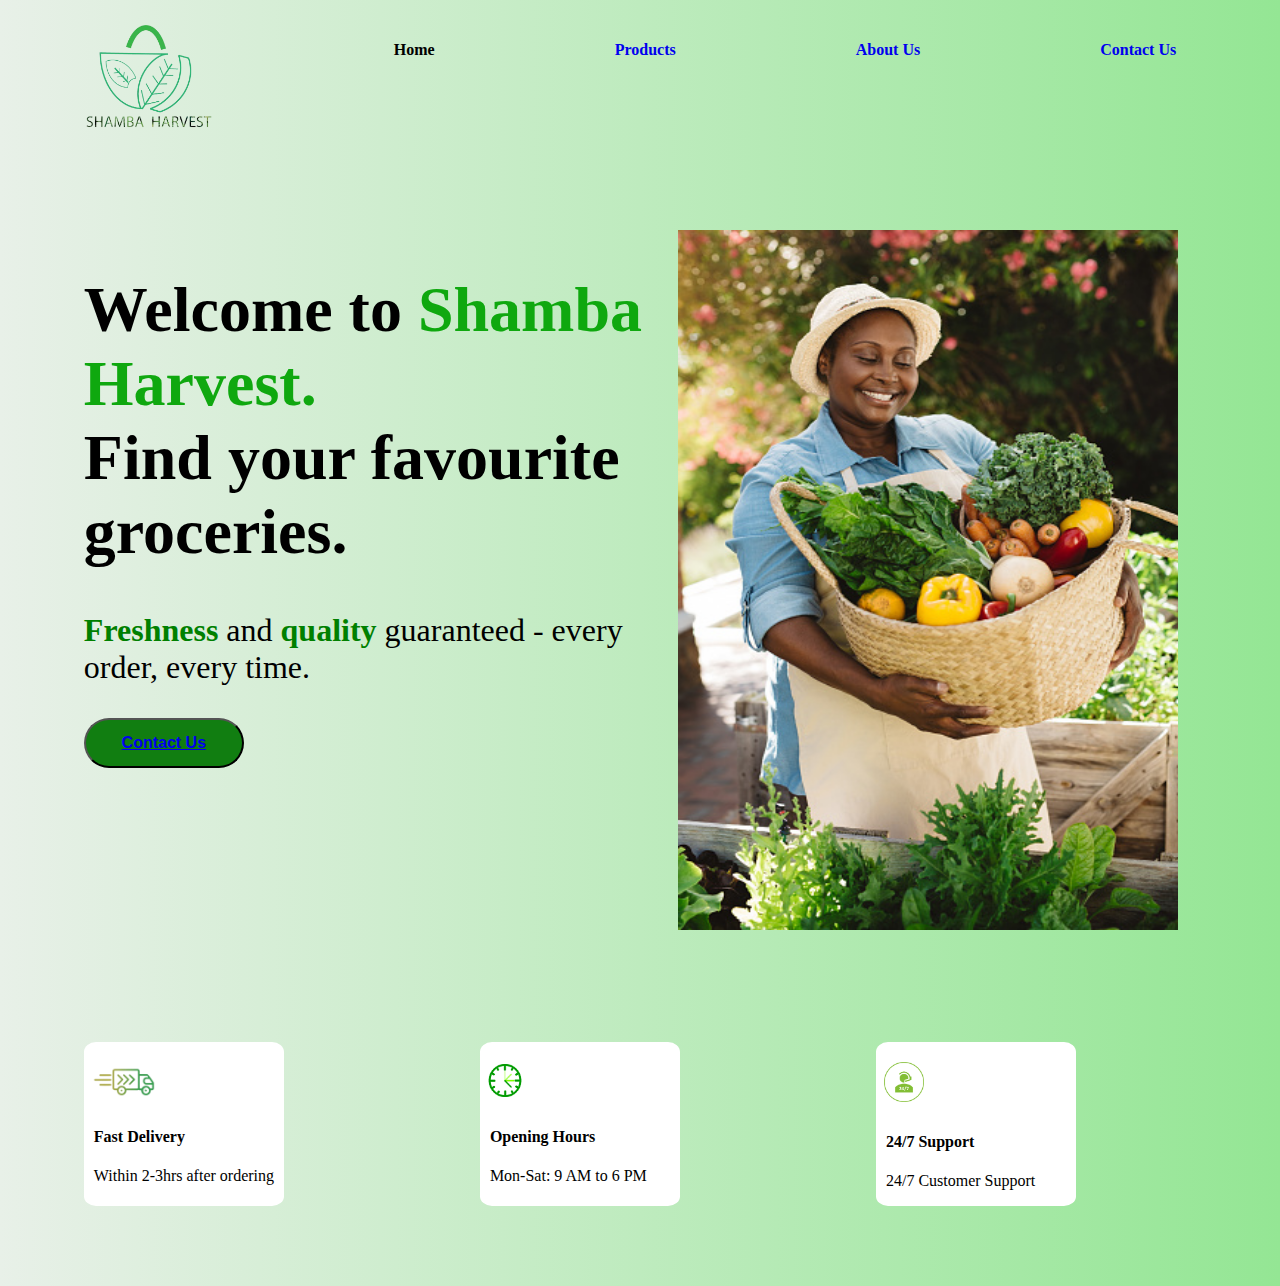
<file: Mama-Mboga-Home/index.html>
<!DOCTYPE html>
<html lang="en">
<head>
    <meta charset="UTF-8">
    <meta http-equiv="X-UA-Compatible" content="IE=edge">
    <meta name="viewport" content="width=device-width, initial-scale=1.0">
    <title>Document</title>
    <link rel="stylesheet" href="styles.css">
</head>
<body>

    <section id="Home">

<div class="nav">
    <img id="logo" src="images/Mama_mboga_logo2.png">
    <p>Home</p>
    <p><a href="#Products"> Products</a></p>
    <p><a href="#AboutUs"> About Us</a></p>
    <p><a href="#ContactUs"> Contact Us</a></p>
</div>

<br><br>
<br><br>

<div class="welcome">
    <div id="wel">
    <h1>Welcome to <span id="shamba">Shamba Harvest.</span> <br> Find your favourite groceries.</h1>
     <p> <span id="fresh"> Freshness</span> and <span id="fresh"> quality</span> guaranteed - every order, every time.</p>
     <button id="button1"> <a href="#ContactUs"> Contact Us</a></button>
    </div>

    <div>
        <img id="mama" src="images/woman-holding-vegetables.jpg">
    </div>

</div>
<br><br>
<br><br>
<br><br>

<div class="fast">

    <div id="delivery">
        <img id="track" src="images/delivery-truck2.png">
        <h4>Fast Delivery</h4>
        <p>Within 2-3hrs after ordering</p>
    </div>

    <div id="delivery"> 
        <img id="clock" src="images/clock.png">
        <h4>Opening Hours</h4>
       <p> Mon-Sat: 9 AM to 6 PM </p>
    </div>

    <div id="delivery">
        <img id="support" src="images/support.png">
        <h4>24/7 Support</h4>
        <p>24/7 Customer Support
    </div>

</div>

<br><br>
<br><br>



    </section>














    
</body>
</html>
</file>
<file: Mama-Mboga-Home/styles.css>
#logo{
    width: 130px;
    margin-left: 6%;
    
}

body{

    background-image: linear-gradient(to right, rgb(232, 240, 232), rgb(148, 230, 148));
    
    
}

.nav{
    display: flex;
    margin-top: 2%;
}

.nav p{
    padding-left: 180px;
    font-weight: bold;
   
}

.welcome{
    display: grid;
    grid-template-columns: repeat(2,2fr);
    margin-left: 6%;
}

#mama{
    width: 500px;
    height: 700px;
}

.fast{
    display: grid;
    grid-template-columns: repeat(3,3fr);
    margin-left: 6%;
}

#button1{
    width: 160px;
    height: 50px;
    background-color: rgb(17, 126, 17);
    color: black;
    font-weight: bold;
    font-family: 'Trebuchet MS', 'Lucida Sans Unicode', 'Lucida Grande', 'Lucida Sans', Arial, sans-serif;
    border-radius: 30px;
    font-size: 0.5em;
    border-color: black;
    
}

.button1 a{
    text-decoration: none;
}

#shamba{
    color: rgb(15, 168, 15);
    
}

#fresh{
    color: green;
    font-weight: bold;
}

#wel{
    font-size: 2em;
}

#delivery{
    border-style: hidden;
    width: 200px;
    background-color: white;
    border-radius: 6%;
}


#track{
    width: 80px;
    
}

#clock{
    width: 50px;
    margin-top: 11%;
    padding-bottom: 25px;
    
}


#support{
    width: 40px;
    margin-top: 10%;
    padding-bottom: 25px;
    margin-left: 4%;
}

#delivery h4{
    margin-top: 1%;
    margin-left: 5%;
}

#delivery p{
    margin-left: 5%;
}



.nav a{
    text-decoration: none;
}



@media(max-width:800px){

 
    .nav{
        display: grid;
    
    
    }

    .nav p{
        margin-left: -40%;
    }

   

    #wel{
        font-size: 0.6em;
    }

    #button1{
        width: 50px;
         height: 20px;
        border-radius: 15%; 
       }

    .welcome{
        display: grid;
        grid-template-columns: repeat(1,2fr);
    }

    #mama{
        width: auto;
        height: auto;
    }

    .fast{
        display: grid;
        grid-template-columns: repeat(1,3fr);
        padding-bottom: 60px;
        gap: 30px;
    }

    #home{
        overflow-x: hidden;
    }

   


   



}
</file>
